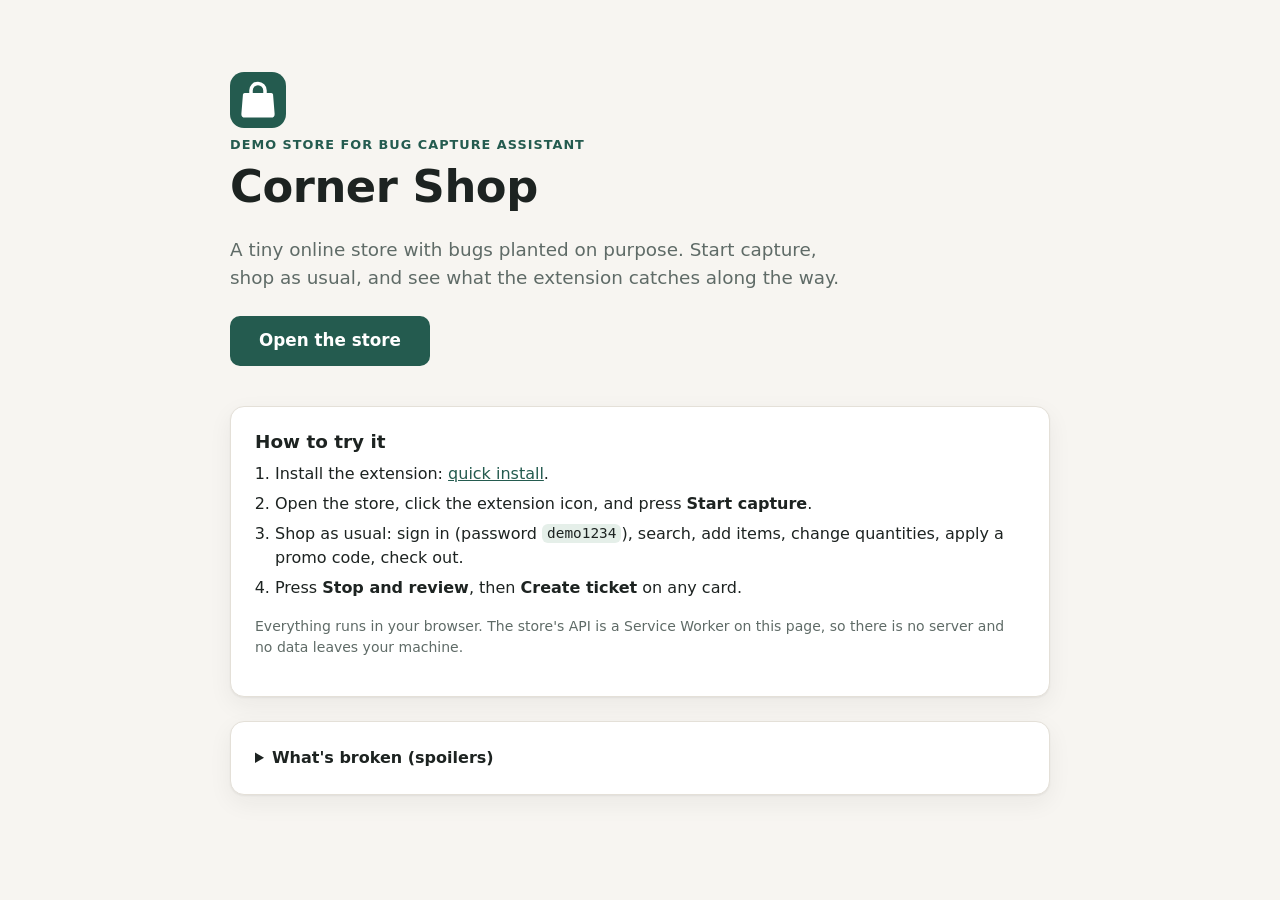
<file: demo/index.html>
<!doctype html>
<html lang="en">
  <head>
    <meta charset="utf-8" />
    <meta name="viewport" content="width=device-width, initial-scale=1" />
    <title>Corner Shop · demo store for Bug Capture Assistant</title>
    <link rel="icon" href="assets/favicon.svg" type="image/svg+xml" />
    <link rel="stylesheet" href="assets/styles.css" />
    <script type="module">
      import { mockApi } from './assets/app.js';
      // Start the demo API early, so the first store page is ready at once.
      mockApi().catch(() => undefined);
    </script>
  </head>
  <body>
    <main class="container page landing">
      <section class="landing-hero">
        <img src="assets/favicon.svg" width="56" height="56" alt="" />
        <p class="eyebrow">Demo store for Bug Capture Assistant</p>
        <h1>Corner Shop</h1>
        <p class="lead">
          A tiny online store with bugs planted on purpose. Start capture, shop as usual, and see what the extension
          catches along the way.
        </p>
        <a class="btn btn-primary btn-large" href="sign-in/">Open the store</a>
      </section>

      <section class="card">
        <h2>How to try it</h2>
        <ol class="steps">
          <li>
            Install the extension:
            <a href="https://github.com/Avngrss/bug-capture-assistant-extension#quick-install-no-build-required">quick install</a>.
          </li>
          <li>Open the store, click the extension icon, and press <strong>Start capture</strong>.</li>
          <li>Shop as usual: sign in (password <code>demo1234</code>), search, add items, change quantities, apply a promo code, check out.</li>
          <li>Press <strong>Stop and review</strong>, then <strong>Create ticket</strong> on any card.</li>
        </ol>
        <p class="muted small">
          Everything runs in your browser. The store's API is a Service Worker on this page, so there is no server and
          no data leaves your machine.
        </p>
      </section>

      <details class="card spoilers">
        <summary>What's broken (spoilers)</summary>
        <div class="table-wrap">
          <table>
            <thead>
              <tr><th>Page</th><th>Do this</th><th>What you notice</th><th>What really happened</th></tr>
            </thead>
            <tbody>
              <tr>
                <td>Shop</td>
                <td>Search <code>men's watch</code></td>
                <td>"No products match", like a normal empty result</td>
                <td>The search API crashed on the apostrophe: HTTP 500</td>
              </tr>
              <tr>
                <td>Shop</td>
                <td>Add <em>Wireless Headphones</em>, then other items</td>
                <td>"Added to your cart", the badge counts it</td>
                <td>The save failed with HTTP 500. The headphones are not in the cart, and the badge quietly drops back there</td>
              </tr>
              <tr>
                <td>Cart</td>
                <td><strong>+</strong> on <em>Ceramic Mug</em> until 3</td>
                <td>Something red flashes for a second</td>
                <td>HTTP 409, only 2 in stock. The quantity still says 3</td>
              </tr>
              <tr>
                <td>Cart</td>
                <td>Apply <code>WELCOME10</code>, then again</td>
                <td>The second click works</td>
                <td>The first click crashed with a <code>TypeError</code>, for every customer</td>
              </tr>
              <tr>
                <td>Checkout</td>
                <td>Place the order</td>
                <td>"Your order is placed"</td>
                <td><code>POST /api/orders</code> failed with HTTP 500. There is no order</td>
              </tr>
              <tr>
                <td>Order placed</td>
                <td><strong>Subscribe</strong> to the newsletter</td>
                <td>"You're subscribed!", and a green <code>200 OK</code> in DevTools</td>
                <td>The answer says <code>"success": false, "error": "Mail service unavailable"</code>. No email will come</td>
              </tr>
              <tr>
                <td>Checkout</td>
                <td>Bonus: <em>Express courier</em></td>
                <td>The store's own red banner</td>
                <td>Default rules miss it. Add <code>.notice--error</code> in <strong>Settings → Advanced UI issue rules</strong></td>
              </tr>
            </tbody>
          </table>
        </div>
      </details>
    </main>
  </body>
</html>
</file>
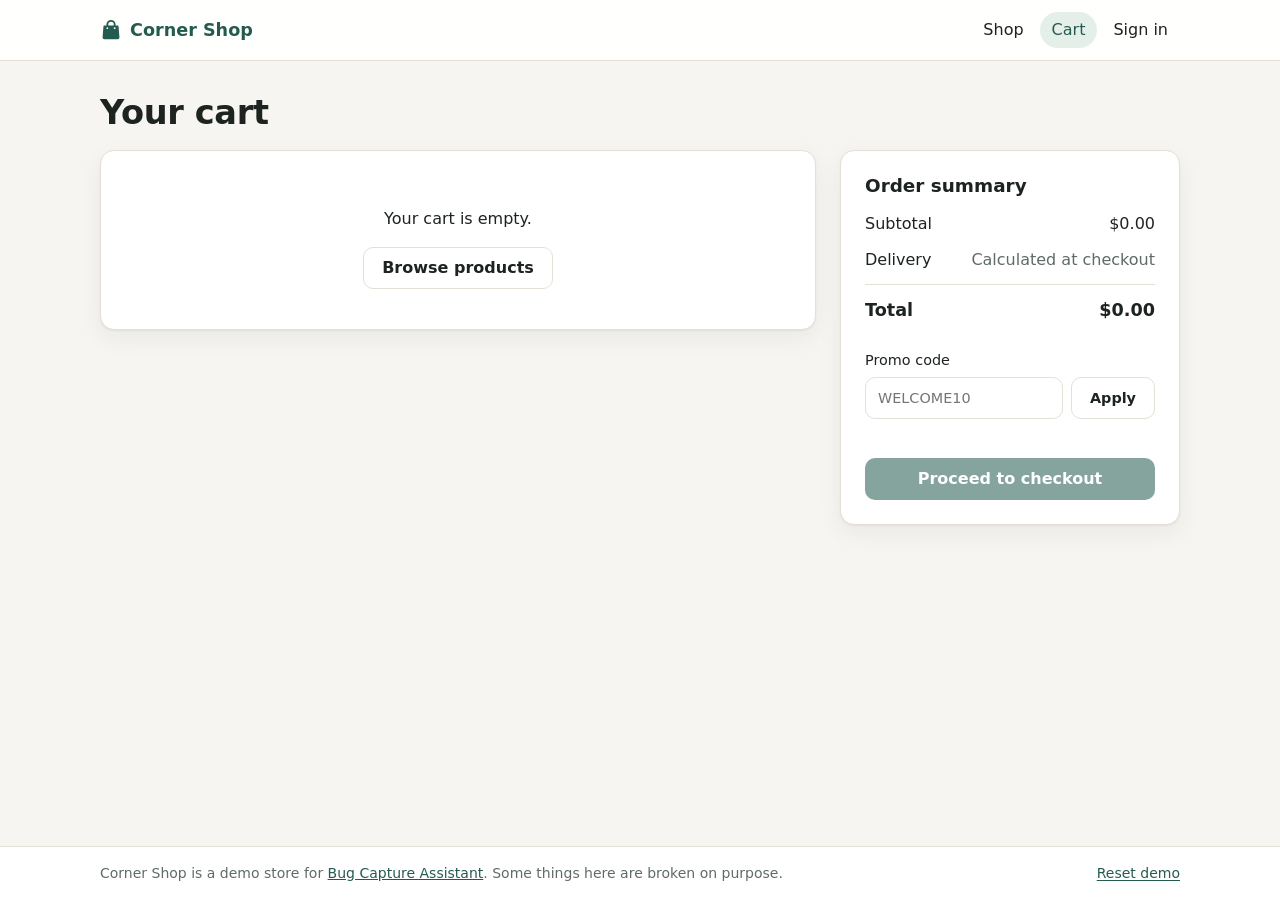
<file: demo/cart/index.html>
<!doctype html>
<html lang="en">
  <head>
    <meta charset="utf-8" />
    <meta name="viewport" content="width=device-width, initial-scale=1" />
    <title>Cart | Corner Shop</title>
    <link rel="icon" href="../assets/favicon.svg" type="image/svg+xml" />
    <link rel="stylesheet" href="../assets/styles.css" />
    <script type="module" src="../assets/pages/cart.js"></script>
  </head>
  <body>
    <header class="site-header" id="site-header"></header>
    <main class="container page">
      <h1>Your cart</h1>
      <div class="two-columns">
        <section id="cart-items" class="card list-card"></section>
        <aside class="card summary-card">
          <h2>Order summary</h2>
          <dl class="totals">
            <div><dt>Subtotal</dt><dd id="subtotal">$0.00</dd></div>
            <div id="discount-row" hidden><dt>Discount</dt><dd id="discount">−$0.00</dd></div>
            <div><dt>Delivery</dt><dd class="muted">Calculated at checkout</dd></div>
            <div class="totals-total"><dt>Total</dt><dd id="total">$0.00</dd></div>
          </dl>
          <form id="promo-form" class="promo-form">
            <div class="field">
              <label for="promo">Promo code</label>
              <span class="field-row">
                <input id="promo" name="promo" autocomplete="off" placeholder="WELCOME10" />
                <button class="btn btn-secondary" type="submit">Apply</button>
              </span>
            </div>
            <p id="promo-message" class="field-hint"></p>
          </form>
          <a id="checkout-link" class="btn btn-primary btn-block" href="../checkout/">Proceed to checkout</a>
        </aside>
      </div>
    </main>
    <footer class="site-footer" id="site-footer"></footer>
  </body>
</html>
</file>
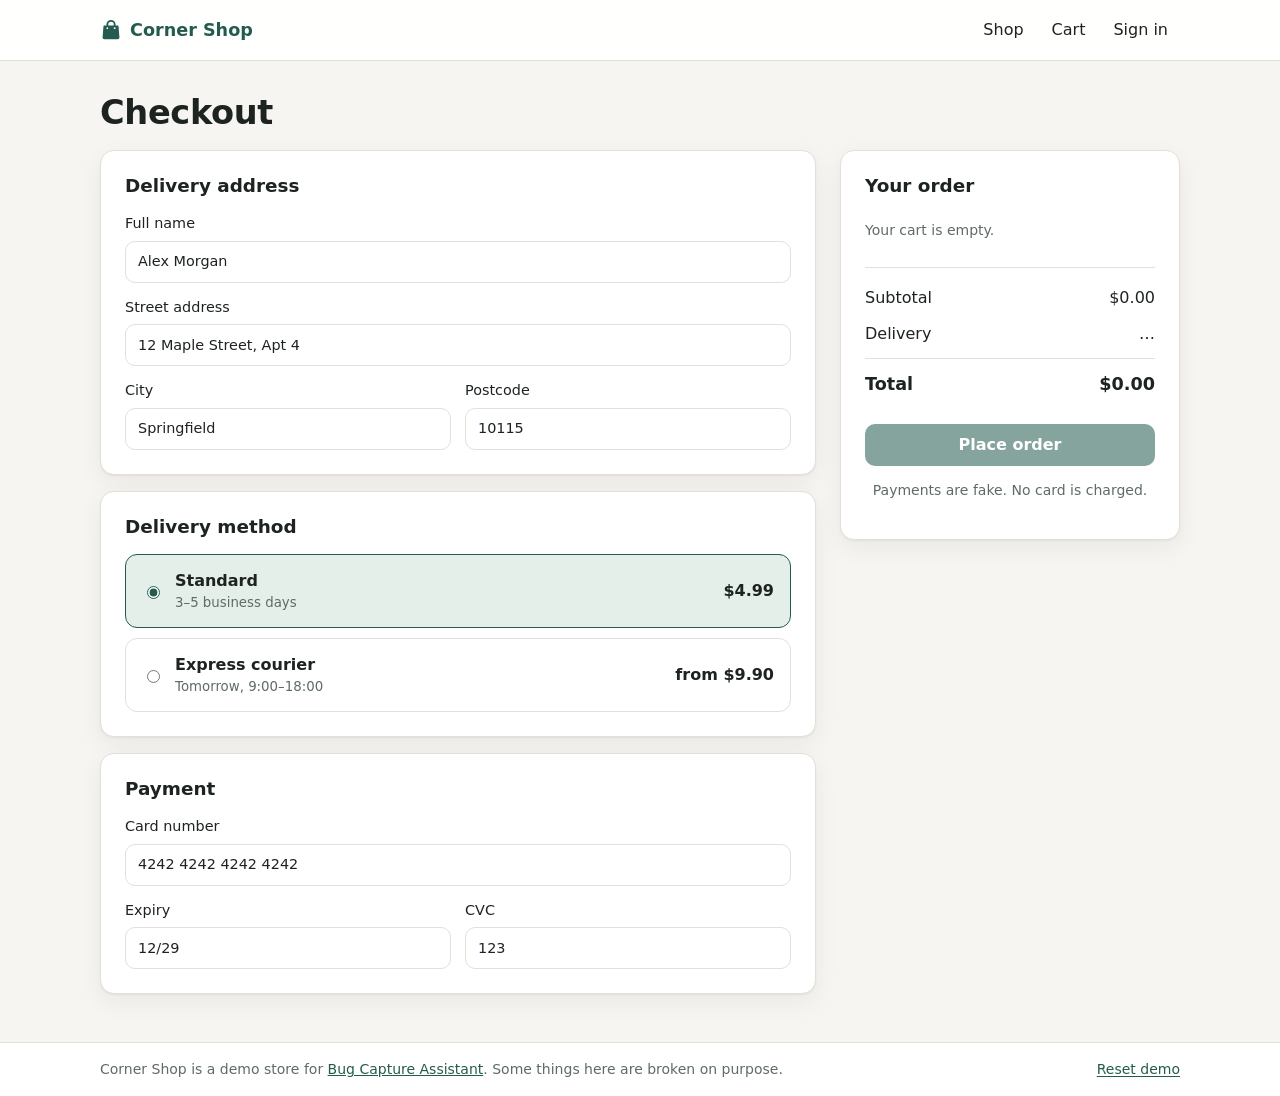
<file: demo/checkout/index.html>
<!doctype html>
<html lang="en">
  <head>
    <meta charset="utf-8" />
    <meta name="viewport" content="width=device-width, initial-scale=1" />
    <title>Checkout | Corner Shop</title>
    <link rel="icon" href="../assets/favicon.svg" type="image/svg+xml" />
    <link rel="stylesheet" href="../assets/styles.css" />
    <script type="module" src="../assets/pages/checkout.js"></script>
  </head>
  <body>
    <header class="site-header" id="site-header"></header>
    <main class="container page">
      <h1>Checkout</h1>
      <form id="checkout-form" class="two-columns">
        <div class="stack">
          <section class="card form-card">
            <h2>Delivery address</h2>
            <div class="form-grid">
              <label class="field field--wide">
                <span>Full name</span>
                <input name="fullName" autocomplete="name" value="Alex Morgan" required />
              </label>
              <label class="field field--wide">
                <span>Street address</span>
                <input name="street" autocomplete="street-address" value="12 Maple Street, Apt 4" required />
              </label>
              <label class="field">
                <span>City</span>
                <input name="city" autocomplete="address-level2" value="Springfield" required />
              </label>
              <label class="field">
                <span>Postcode</span>
                <input name="postcode" autocomplete="postal-code" value="10115" required />
              </label>
            </div>
          </section>

          <section class="card form-card">
            <h2>Delivery method</h2>
            <div class="options">
              <label class="option">
                <input type="radio" name="delivery" value="standard" aria-label="Standard delivery" checked />
                <span class="option-text"><strong>Standard</strong><small>3–5 business days</small></span>
                <span class="option-price" data-price-for="standard">$4.99</span>
              </label>
              <label class="option">
                <input type="radio" name="delivery" value="express" aria-label="Express courier" />
                <span class="option-text"><strong>Express courier</strong><small>Tomorrow, 9:00–18:00</small></span>
                <span class="option-price" data-price-for="express">from $9.90</span>
              </label>
            </div>
            <div id="delivery-notice"></div>
          </section>

          <section class="card form-card">
            <h2>Payment</h2>
            <div class="form-grid">
              <label class="field field--wide">
                <span>Card number</span>
                <input name="cardNumber" autocomplete="cc-number" inputmode="numeric" value="4242 4242 4242 4242" required />
              </label>
              <label class="field">
                <span>Expiry</span>
                <input name="cardExpiry" autocomplete="cc-exp" value="12/29" required />
              </label>
              <label class="field">
                <span>CVC</span>
                <input name="cardCvc" autocomplete="cc-csc" inputmode="numeric" value="123" required />
              </label>
            </div>
          </section>
        </div>

        <aside class="card summary-card">
          <h2>Your order</h2>
          <div id="order-lines" class="order-lines"></div>
          <dl class="totals">
            <div><dt>Subtotal</dt><dd id="subtotal">$0.00</dd></div>
            <div><dt>Delivery</dt><dd id="delivery-price">…</dd></div>
            <div class="totals-total"><dt>Total</dt><dd id="total">$0.00</dd></div>
          </dl>
          <button id="place-order" class="btn btn-primary btn-block" type="submit">Place order</button>
          <p class="muted small center">Payments are fake. No card is charged.</p>
        </aside>
      </form>
    </main>
    <footer class="site-footer" id="site-footer"></footer>
  </body>
</html>
</file>
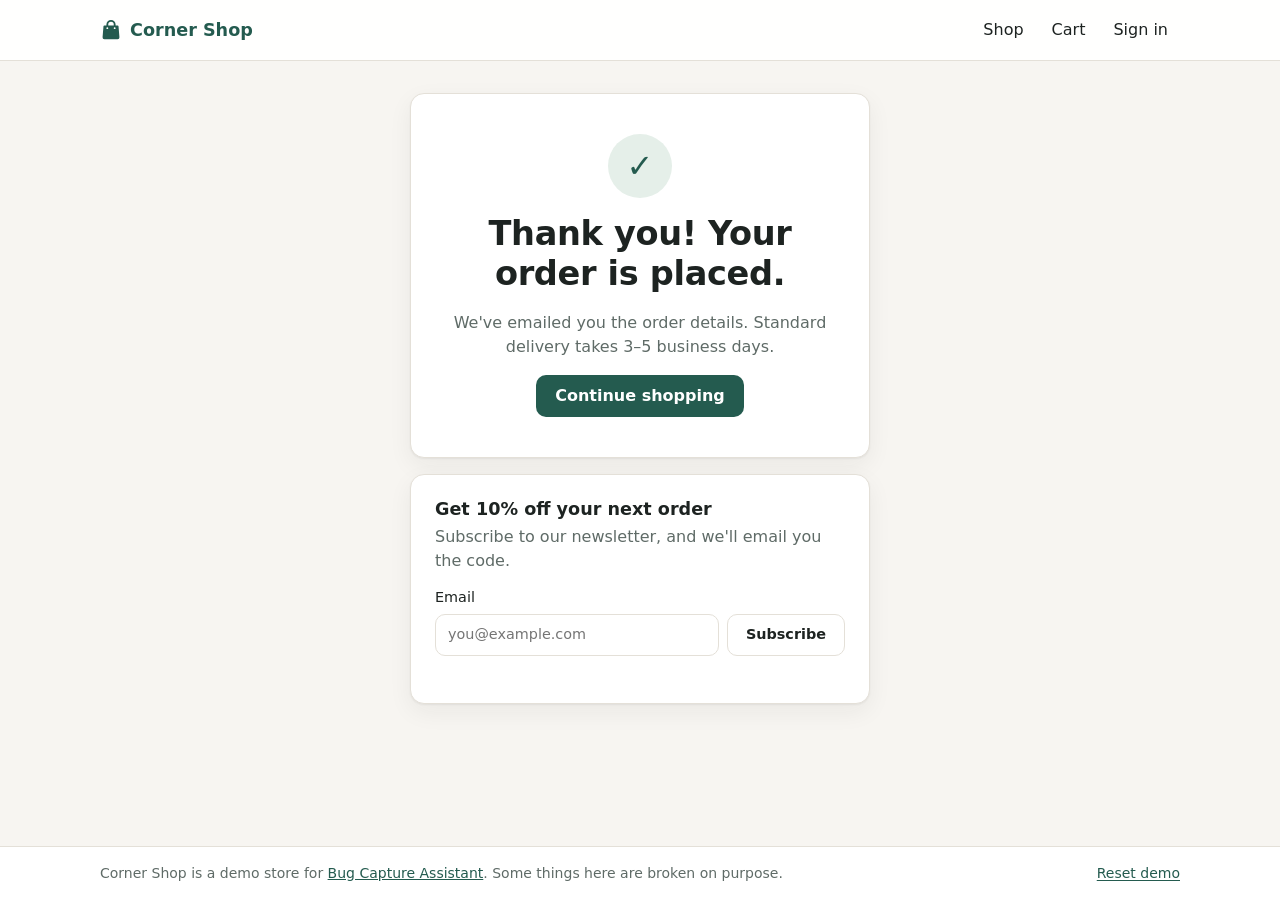
<file: demo/order-confirmation/index.html>
<!doctype html>
<html lang="en">
  <head>
    <meta charset="utf-8" />
    <meta name="viewport" content="width=device-width, initial-scale=1" />
    <title>Order placed | Corner Shop</title>
    <link rel="icon" href="../assets/favicon.svg" type="image/svg+xml" />
    <link rel="stylesheet" href="../assets/styles.css" />
    <script type="module" src="../assets/pages/order-confirmation.js"></script>
  </head>
  <body>
    <header class="site-header" id="site-header"></header>
    <main class="container page page--narrow">
      <section class="card confirm-card">
        <div class="confirm-icon" aria-hidden="true">✓</div>
        <h1>Thank you! Your order is placed.</h1>
        <p class="muted">We've emailed you the order details. Standard delivery takes 3–5 business days.</p>
        <a class="btn btn-primary" href="../shop/">Continue shopping</a>
      </section>

      <section class="card newsletter-card" aria-labelledby="newsletter-title">
        <h2 id="newsletter-title">Get 10% off your next order</h2>
        <p class="muted">Subscribe to our newsletter, and we'll email you the code.</p>
        <form id="newsletter-form" novalidate>
          <div class="field">
            <label for="newsletter-email">Email</label>
            <span class="field-row">
              <input id="newsletter-email" name="email" type="email" autocomplete="email" placeholder="you@example.com" />
              <button class="btn btn-secondary" type="submit">Subscribe</button>
            </span>
          </div>
          <p id="newsletter-message" class="field-hint" role="status"></p>
        </form>
      </section>
    </main>
    <footer class="site-footer" id="site-footer"></footer>
  </body>
</html>
</file>
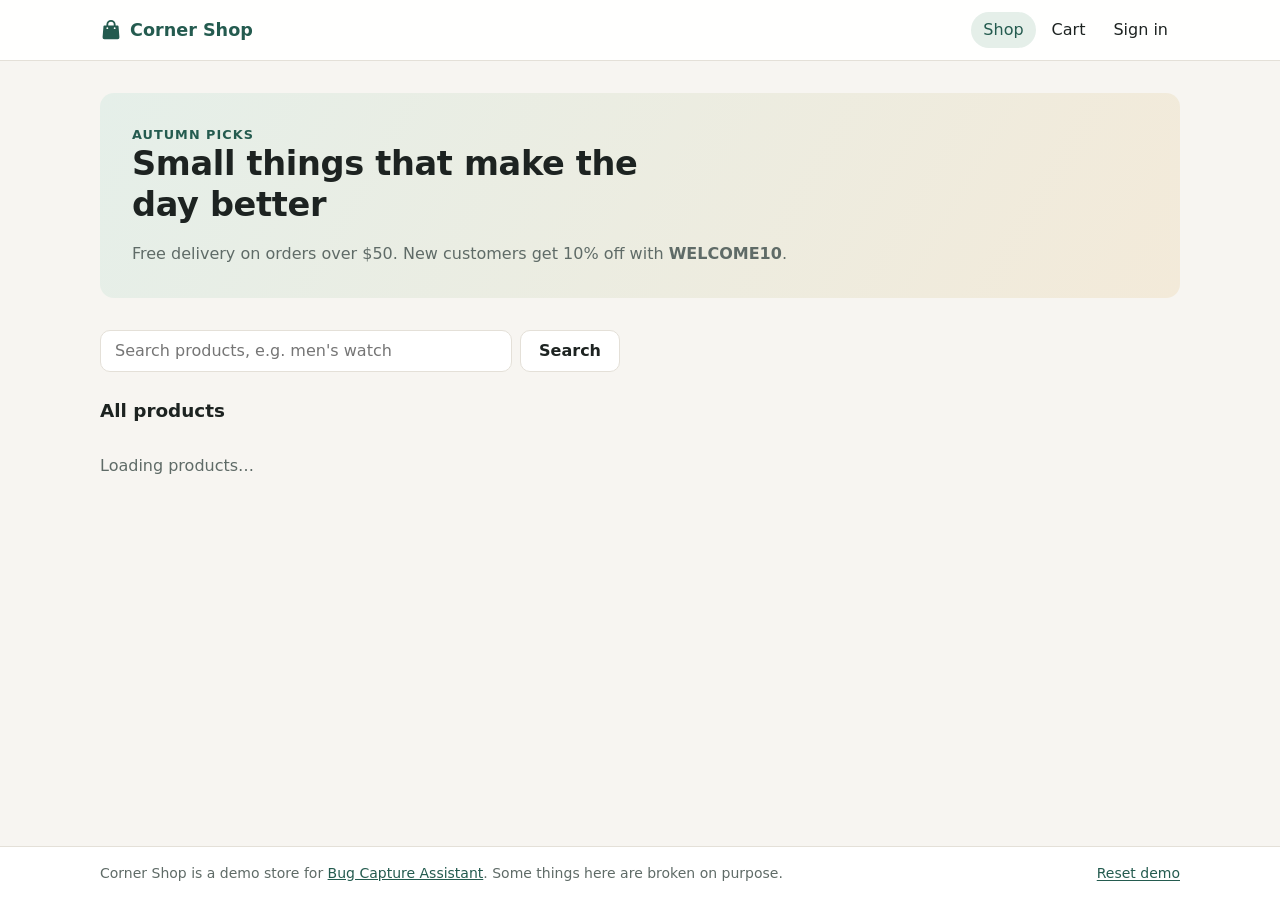
<file: demo/shop/index.html>
<!doctype html>
<html lang="en">
  <head>
    <meta charset="utf-8" />
    <meta name="viewport" content="width=device-width, initial-scale=1" />
    <title>Shop | Corner Shop</title>
    <link rel="icon" href="../assets/favicon.svg" type="image/svg+xml" />
    <link rel="stylesheet" href="../assets/styles.css" />
    <script type="module" src="../assets/pages/shop.js"></script>
  </head>
  <body>
    <header class="site-header" id="site-header"></header>
    <main class="container page">
      <section class="hero">
        <p class="eyebrow">Autumn picks</p>
        <h1>Small things that make the day better</h1>
        <p class="muted">Free delivery on orders over $50. New customers get 10% off with <strong>WELCOME10</strong>.</p>
      </section>
      <form id="search-form" class="search-form" role="search">
        <label class="visually-hidden" for="search">Search products</label>
        <input id="search" name="q" type="search" placeholder="Search products, e.g. men's watch" autocomplete="off" />
        <button class="btn btn-secondary" type="submit">Search</button>
      </form>
      <div class="section-head">
        <h2 id="results-heading">All products</h2>
        <span id="product-count" class="muted"></span>
      </div>
      <div id="products" class="product-grid">
        <p class="muted">Loading products…</p>
      </div>
    </main>
    <footer class="site-footer" id="site-footer"></footer>
  </body>
</html>
</file>
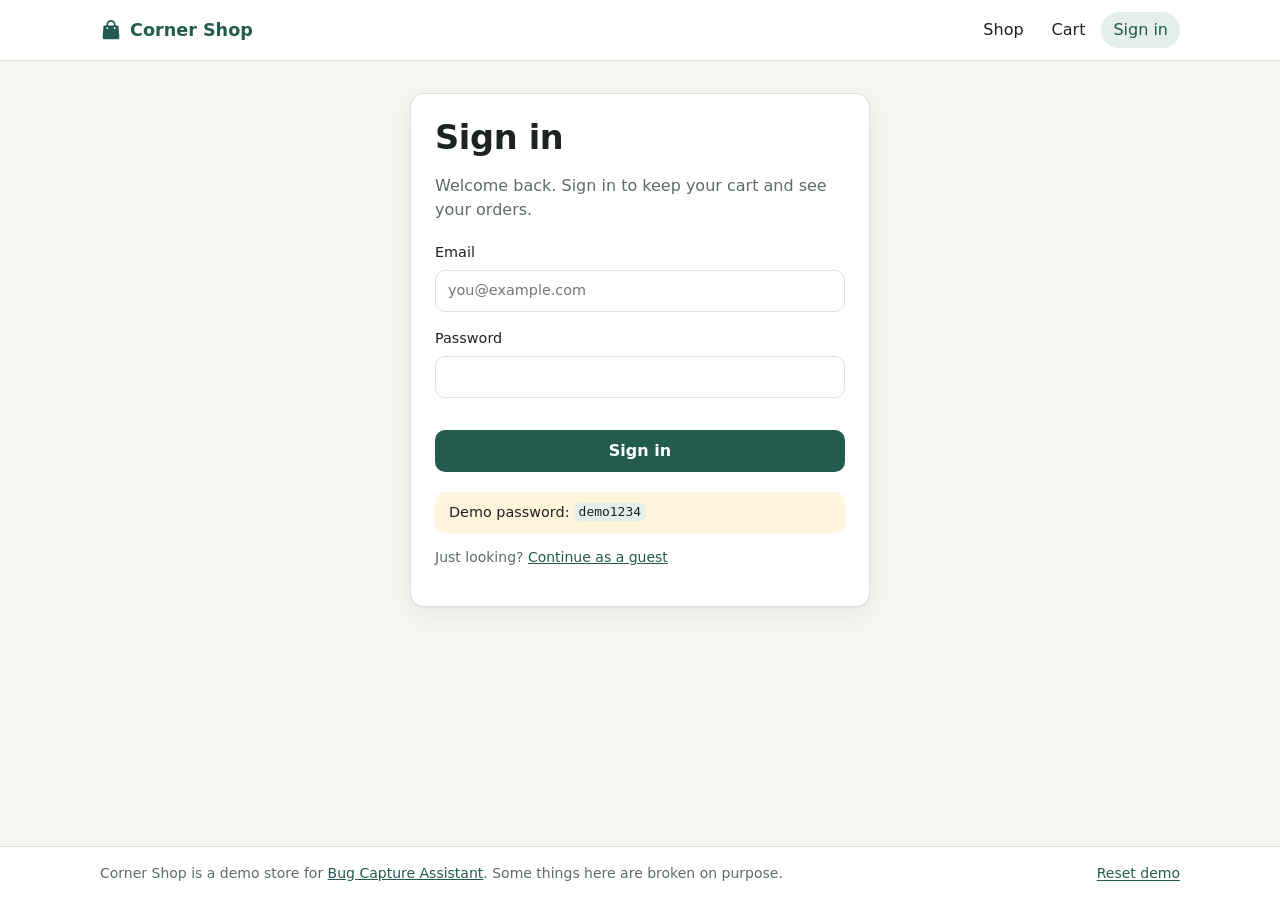
<file: demo/sign-in/index.html>
<!doctype html>
<html lang="en">
  <head>
    <meta charset="utf-8" />
    <meta name="viewport" content="width=device-width, initial-scale=1" />
    <title>Sign in | Corner Shop</title>
    <link rel="icon" href="../assets/favicon.svg" type="image/svg+xml" />
    <link rel="stylesheet" href="../assets/styles.css" />
    <script type="module" src="../assets/pages/sign-in.js"></script>
  </head>
  <body>
    <header class="site-header" id="site-header"></header>
    <main class="container page page--narrow">
      <section class="card auth-card">
        <h1>Sign in</h1>
        <p class="muted">Welcome back. Sign in to keep your cart and see your orders.</p>
        <form id="sign-in-form" class="stack">
          <label class="field">
            <span>Email</span>
            <input id="email" name="email" type="email" autocomplete="email" placeholder="you@example.com" required />
          </label>
          <label class="field">
            <span>Password</span>
            <input id="password" name="password" type="password" autocomplete="current-password" required />
          </label>
          <div id="form-error"></div>
          <button class="btn btn-primary btn-block" type="submit">Sign in</button>
        </form>
        <p class="hint">Demo password: <code>demo1234</code></p>
        <p class="muted small">Just looking? <a href="../shop/">Continue as a guest</a></p>
      </section>
    </main>
    <footer class="site-footer" id="site-footer"></footer>
  </body>
</html>
</file>
<file: demo/assets/styles.css>
:root {
  --bg: #f7f5f1;
  --surface: #ffffff;
  --text: #1d2321;
  --muted: #5f6b67;
  --line: #e4e0d8;
  --accent: #245b4f;
  --accent-hover: #1b473d;
  --accent-soft: #e5efe9;
  --danger: #b42318;
  --danger-soft: #fdecea;
  --danger-line: #f5c2bc;
  --success: #17663a;
  --warning-soft: #fff4dc;
  --radius: 14px;
  --shadow: 0 1px 2px rgb(29 35 33 / 6%), 0 8px 24px rgb(29 35 33 / 6%);
  color-scheme: light;
}

* {
  box-sizing: border-box;
}

[hidden] {
  display: none !important;
}

body {
  margin: 0;
  min-height: 100vh;
  display: flex;
  flex-direction: column;
  background: var(--bg);
  color: var(--text);
  font: 16px/1.5 system-ui, -apple-system, 'Segoe UI', Roboto, Helvetica, Arial, sans-serif;
}

a {
  color: var(--accent);
}

h1,
h2,
h3 {
  line-height: 1.2;
  margin: 0 0 0.5em;
}

h1 {
  font-size: clamp(1.6rem, 3vw, 2.1rem);
  letter-spacing: -0.01em;
}

h2 {
  font-size: 1.15rem;
}

h3 {
  font-size: 1rem;
}

code {
  padding: 0.1em 0.35em;
  border-radius: 6px;
  background: var(--accent-soft);
  font-size: 0.9em;
}

.container {
  width: min(1080px, 100% - 32px);
  margin-inline: auto;
}

.page {
  flex: 1;
  padding-block: 32px 48px;
}

.page--narrow {
  width: min(460px, 100% - 32px);
}

.muted {
  color: var(--muted);
}

.small {
  font-size: 0.875rem;
}

.center {
  text-align: center;
}

.stack {
  display: flex;
  flex-direction: column;
  gap: 16px;
}

/* ---------------------------------------------------------------- header */

.site-header {
  position: sticky;
  top: 0;
  z-index: 10;
  background: rgb(255 255 255 / 92%);
  backdrop-filter: blur(8px);
  border-bottom: 1px solid var(--line);
}

.header-inner {
  display: flex;
  align-items: center;
  justify-content: space-between;
  min-height: 60px;
  gap: 16px;
}

.logo {
  display: inline-flex;
  align-items: center;
  gap: 8px;
  color: var(--accent);
  font-weight: 700;
  font-size: 1.1rem;
  text-decoration: none;
}

.site-nav {
  display: flex;
  align-items: center;
  gap: 4px;
}

.site-nav a {
  display: inline-flex;
  align-items: center;
  gap: 6px;
  padding: 6px 12px;
  border-radius: 999px;
  color: var(--text);
  text-decoration: none;
  font-weight: 500;
}

.site-nav a:hover,
.site-nav a[aria-current='page'] {
  background: var(--accent-soft);
  color: var(--accent);
}

.cart-badge {
  min-width: 20px;
  padding: 0 6px;
  border-radius: 999px;
  background: var(--accent);
  color: #fff;
  font-size: 0.75rem;
  line-height: 20px;
  text-align: center;
}

.cart-badge[hidden] {
  display: none;
}

.user-chip {
  margin-left: 6px;
  padding: 6px 12px;
  border-radius: 999px;
  background: var(--bg);
  border: 1px solid var(--line);
  font-size: 0.875rem;
}

/* ---------------------------------------------------------------- footer */

.site-footer {
  border-top: 1px solid var(--line);
  background: var(--surface);
  font-size: 0.875rem;
  color: var(--muted);
}

.footer-inner {
  display: flex;
  flex-wrap: wrap;
  align-items: center;
  justify-content: space-between;
  gap: 8px 24px;
  padding-block: 16px;
}

.footer-inner p {
  margin: 0;
}

/* --------------------------------------------------------------- buttons */

.btn {
  display: inline-flex;
  align-items: center;
  justify-content: center;
  gap: 8px;
  min-height: 42px;
  padding: 0 18px;
  border: 1px solid transparent;
  border-radius: 10px;
  font: inherit;
  font-weight: 600;
  text-decoration: none;
  cursor: pointer;
  transition: background-color 0.15s, border-color 0.15s;
}

.btn:disabled,
.btn.is-disabled {
  opacity: 0.55;
  cursor: not-allowed;
}

.btn-primary {
  background: var(--accent);
  color: #fff;
}

.btn-primary:not(:disabled):hover {
  background: var(--accent-hover);
}

.btn-secondary {
  background: var(--surface);
  border-color: var(--line);
  color: var(--text);
}

.btn-secondary:not(:disabled):hover {
  border-color: var(--accent);
  color: var(--accent);
}

.btn-block {
  width: 100%;
}

.btn-large {
  min-height: 50px;
  padding: 0 28px;
  font-size: 1.05rem;
}

.link-button {
  padding: 0;
  border: 0;
  background: none;
  color: var(--accent);
  font: inherit;
  cursor: pointer;
  text-decoration: underline;
  text-underline-offset: 2px;
}

/* ----------------------------------------------------------------- cards */

.card {
  background: var(--surface);
  border: 1px solid var(--line);
  border-radius: var(--radius);
  box-shadow: var(--shadow);
  padding: 24px;
}

.two-columns {
  display: grid;
  grid-template-columns: minmax(0, 1fr) 340px;
  gap: 24px;
  align-items: start;
}

@media (max-width: 860px) {
  .two-columns {
    grid-template-columns: 1fr;
  }
}

/* ----------------------------------------------------------------- forms */

.field {
  display: flex;
  flex-direction: column;
  gap: 6px;
  font-size: 0.9rem;
  font-weight: 500;
}

.field input {
  min-height: 42px;
  width: 100%;
  padding: 0 12px;
  border: 1px solid var(--line);
  border-radius: 10px;
  background: #fff;
  font: inherit;
  font-weight: 400;
  color: var(--text);
}

.field input:focus {
  outline: 2px solid var(--accent);
  outline-offset: 1px;
  border-color: transparent;
}

.field input[aria-invalid='true'] {
  border-color: var(--danger);
  background: var(--danger-soft);
}

.field-row {
  display: flex;
  gap: 8px;
}

.field-hint {
  min-height: 1.25em;
  margin: 6px 0 0;
  font-size: 0.85rem;
  color: var(--muted);
}

.field-hint--error {
  color: var(--danger);
}

.field-hint--success {
  color: var(--success);
}

.form-grid {
  display: grid;
  grid-template-columns: 1fr 1fr;
  gap: 14px;
}

.field--wide {
  grid-column: 1 / -1;
}

.form-alert {
  padding: 10px 14px;
  border: 1px solid var(--danger-line);
  border-radius: 10px;
  background: var(--danger-soft);
  color: var(--danger);
  font-size: 0.9rem;
}

.hint {
  margin: 20px 0 6px;
  padding: 10px 14px;
  border-radius: 10px;
  background: var(--warning-soft);
  font-size: 0.9rem;
}

/* --------------------------------------------------------------- sign in */

.auth-card h1 {
  margin-bottom: 4px;
}

.auth-card form {
  margin-top: 20px;
}

/* ------------------------------------------------------------------ shop */

.hero {
  padding: 32px;
  margin-bottom: 32px;
  border-radius: var(--radius);
  background: linear-gradient(120deg, #e5efe9 0%, #f3ead9 100%);
}

.hero h1 {
  max-width: 560px;
}

.hero p {
  margin: 0;
}

.eyebrow {
  margin: 0 0 6px;
  color: var(--accent);
  font-size: 0.8rem;
  font-weight: 700;
  letter-spacing: 0.08em;
  text-transform: uppercase;
}

.search-form {
  display: flex;
  gap: 8px;
  max-width: 520px;
  margin-bottom: 28px;
}

.search-form input {
  flex: 1;
  min-height: 42px;
  padding: 0 14px;
  border: 1px solid var(--line);
  border-radius: 10px;
  background: #fff;
  font: inherit;
}

.search-form input:focus {
  outline: 2px solid var(--accent);
  outline-offset: 1px;
  border-color: transparent;
}

.product-grid > .empty {
  grid-column: 1 / -1;
  padding: 40px 24px;
}

.visually-hidden {
  position: absolute;
  width: 1px;
  height: 1px;
  overflow: hidden;
  clip: rect(0 0 0 0);
  white-space: nowrap;
}

.section-head {
  display: flex;
  align-items: baseline;
  justify-content: space-between;
  margin-bottom: 16px;
}

.section-head h2 {
  margin: 0;
}

.product-grid {
  display: grid;
  grid-template-columns: repeat(auto-fill, minmax(220px, 1fr));
  gap: 20px;
}

.product-card {
  display: flex;
  flex-direction: column;
  overflow: hidden;
  background: var(--surface);
  border: 1px solid var(--line);
  border-radius: var(--radius);
  box-shadow: var(--shadow);
}

.product-art {
  position: relative;
  display: grid;
  place-items: center;
  aspect-ratio: 4 / 3;
  background: var(--art, var(--accent-soft));
}

.product-emoji {
  font-size: 64px;
  line-height: 1;
}

.badge {
  position: absolute;
  top: 12px;
  left: 12px;
  padding: 2px 10px;
  border-radius: 999px;
  font-size: 0.8rem;
  font-weight: 700;
}

.badge--sale {
  background: var(--danger);
  color: #fff;
}

.product-body {
  display: flex;
  flex: 1;
  flex-direction: column;
  gap: 4px;
  padding: 16px;
}

.product-body h3 {
  margin: 0;
}

.price {
  display: flex;
  align-items: baseline;
  gap: 8px;
  margin: 0 0 12px;
}

.price s {
  color: var(--muted);
  font-size: 0.9rem;
}

.product-body .btn {
  margin-top: auto;
}

/* ------------------------------------------------------------------ cart */

.list-card {
  padding: 8px 24px;
}

.cart-row {
  display: grid;
  grid-template-columns: 56px minmax(0, 1fr) auto 90px;
  align-items: center;
  gap: 16px;
  padding-block: 16px;
  border-bottom: 1px solid var(--line);
}

.cart-row:last-child {
  border-bottom: 0;
}

.thumb {
  display: grid;
  place-items: center;
  width: 56px;
  height: 56px;
  border-radius: 12px;
  background: var(--art, var(--accent-soft));
  font-size: 28px;
}

.cart-row-info {
  display: flex;
  flex-direction: column;
  align-items: flex-start;
  gap: 2px;
}

.cart-row-info .link-button {
  font-size: 0.85rem;
}

.cart-row-total {
  text-align: right;
}

.qty {
  display: inline-flex;
  align-items: center;
  border: 1px solid var(--line);
  border-radius: 10px;
}

.qty-button {
  width: 34px;
  height: 34px;
  border: 0;
  background: none;
  font: inherit;
  font-size: 1.1rem;
  cursor: pointer;
}

.qty-value {
  min-width: 24px;
  text-align: center;
}

.empty {
  padding: 32px 0;
  text-align: center;
}

.summary-card {
  position: sticky;
  top: 84px;
}

.totals {
  margin: 0 0 20px;
}

.totals > div {
  display: flex;
  justify-content: space-between;
  padding-block: 6px;
}

.totals dt,
.totals dd {
  margin: 0;
}

.totals-total {
  margin-top: 6px;
  padding-top: 12px !important;
  border-top: 1px solid var(--line);
  font-size: 1.1rem;
  font-weight: 700;
}

.promo-form {
  margin-bottom: 16px;
}

/* -------------------------------------------------------------- checkout */

.form-card h2 {
  margin-bottom: 16px;
}

.options {
  display: flex;
  flex-direction: column;
  gap: 10px;
}

.option {
  display: flex;
  align-items: center;
  gap: 12px;
  padding: 14px 16px;
  border: 1px solid var(--line);
  border-radius: 12px;
  cursor: pointer;
}

.option:has(input:checked) {
  border-color: var(--accent);
  background: var(--accent-soft);
}

.option input {
  accent-color: var(--accent);
}

.option-text {
  display: flex;
  flex: 1;
  flex-direction: column;
}

.option-text small {
  color: var(--muted);
}

.option-price {
  font-weight: 600;
}

.notice {
  margin-top: 14px;
  padding: 12px 16px;
  border-radius: 12px;
  font-size: 0.9rem;
}

.notice--error {
  border: 1px solid var(--danger-line);
  background: var(--danger-soft);
  color: var(--danger);
}

.order-lines {
  display: flex;
  flex-direction: column;
  gap: 8px;
  margin-bottom: 12px;
  padding-bottom: 12px;
  border-bottom: 1px solid var(--line);
}

.order-line {
  display: flex;
  justify-content: space-between;
  gap: 12px;
  font-size: 0.95rem;
}

/* ---------------------------------------------------------- confirmation */

.confirm-card {
  text-align: center;
  padding-block: 40px;
}

.newsletter-card {
  margin-top: 16px;
}

.newsletter-card h2 {
  margin: 0 0 4px;
  font-size: 1.1rem;
}

.newsletter-card .muted {
  margin: 0 0 14px;
}

.confirm-icon {
  display: grid;
  place-items: center;
  width: 64px;
  height: 64px;
  margin: 0 auto 16px;
  border-radius: 50%;
  background: var(--accent-soft);
  color: var(--accent);
  font-size: 32px;
  font-weight: 700;
}

/* ---------------------------------------------------------------- toasts */

.toast-region {
  position: fixed;
  right: 20px;
  bottom: 20px;
  z-index: 50;
  display: flex;
  flex-direction: column;
  gap: 10px;
  max-width: min(380px, 100% - 40px);
}

.toast {
  padding: 12px 16px;
  border-radius: 12px;
  box-shadow: 0 10px 30px rgb(29 35 33 / 18%);
  font-size: 0.95rem;
  animation: toast-in 0.2s ease-out;
  transition: opacity 0.4s, transform 0.4s;
}

.toast--success {
  background: var(--text);
  color: #fff;
}

.toast--error {
  background: var(--danger);
  color: #fff;
}

.toast--warning {
  background: var(--warning-soft);
  color: var(--text);
  border: 1px solid #f0d58c;
}

.toast--leaving {
  opacity: 0;
  transform: translateY(8px);
}

@keyframes toast-in {
  from {
    opacity: 0;
    transform: translateY(8px);
  }
}

/* --------------------------------------------------------------- landing */

.landing {
  display: flex;
  flex-direction: column;
  gap: 24px;
  max-width: 820px;
}

.landing-hero {
  padding: 40px 0 16px;
}

.landing-hero h1 {
  margin-top: 4px;
  font-size: clamp(2rem, 5vw, 2.8rem);
}

.lead {
  max-width: 620px;
  margin: 0 0 24px;
  font-size: 1.15rem;
  color: var(--muted);
}

.steps {
  margin: 0 0 16px;
  padding-left: 1.25em;
}

.steps li {
  margin-bottom: 6px;
}

.spoilers summary {
  font-weight: 600;
  cursor: pointer;
}

.table-wrap {
  margin-top: 16px;
  overflow-x: auto;
}

table {
  width: 100%;
  border-collapse: collapse;
  font-size: 0.92rem;
}

th,
td {
  padding: 10px 12px;
  border-bottom: 1px solid var(--line);
  text-align: left;
  vertical-align: top;
}

th {
  color: var(--muted);
  font-weight: 600;
}

@media (max-width: 560px) {
  .cart-row {
    grid-template-columns: 48px minmax(0, 1fr) auto;
  }

  .cart-row-total {
    display: none;
  }

  .form-grid {
    grid-template-columns: 1fr;
  }

  .hero {
    padding: 24px;
  }
}
</file>
